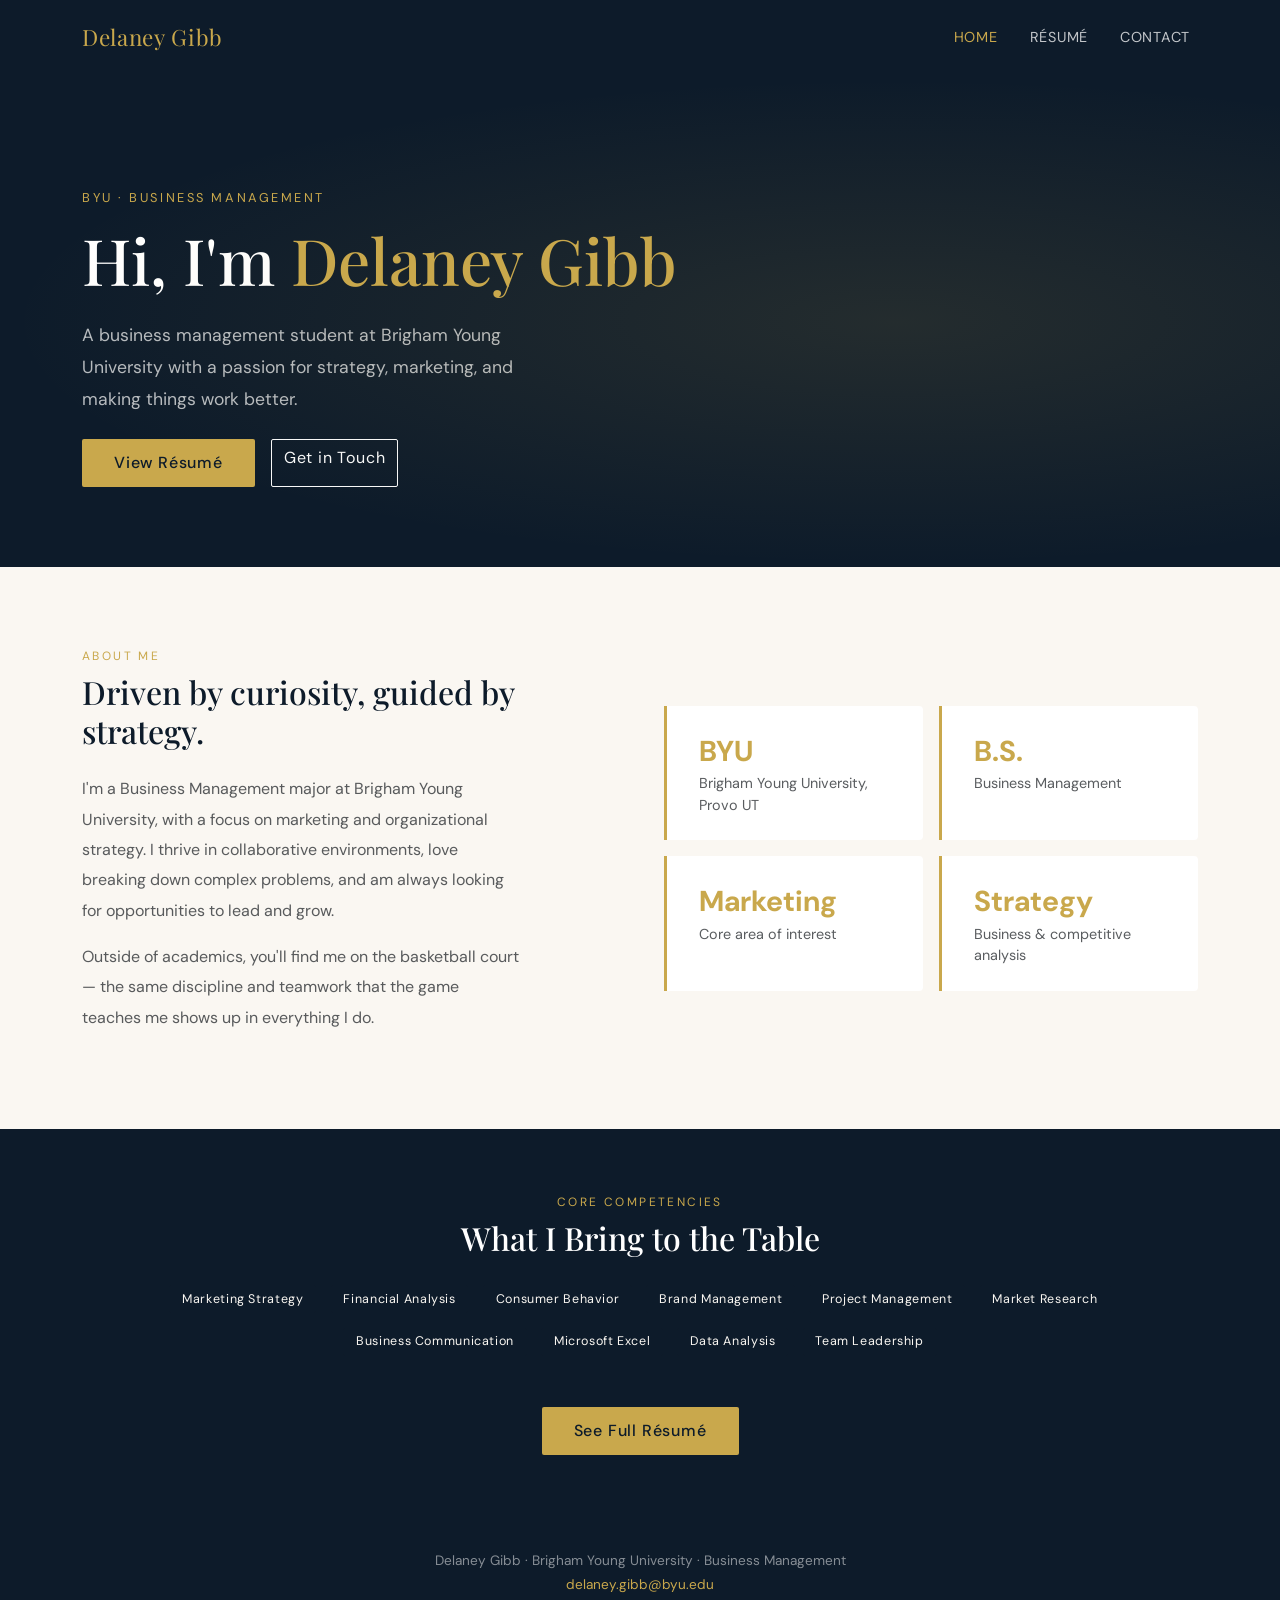
<file: index.html>
<!DOCTYPE html>
<html lang="en">
<head>
  <meta charset="UTF-8"/>
  <meta name="viewport" content="width=device-width, initial-scale=1.0"/>
  <title>Delaney Gibb | Business Management</title>
  <link href="https://cdn.jsdelivr.net/npm/bootstrap@5.3.2/dist/css/bootstrap.min.css" rel="stylesheet"/>
  <link href="https://fonts.googleapis.com/css2?family=Playfair+Display:wght@400;700&family=DM+Sans:wght@300;400;500&display=swap" rel="stylesheet"/>
  <style>
    :root {
      --navy: #0d1b2a;
      --gold: #c9a84c;
      --cream: #faf7f2;
      --muted: #6b7280;
    }
    * { box-sizing: border-box; }
    body { font-family: 'DM Sans', sans-serif; background: var(--cream); color: var(--navy); }

    /* NAV */
    .navbar { background: var(--navy); padding: 1rem 2rem; }
    .navbar-brand { font-family: 'Playfair Display', serif; color: var(--gold) !important; font-size: 1.4rem; letter-spacing: .03em; }
    .nav-link { color: rgba(255,255,255,.75) !important; font-size: .9rem; letter-spacing: .05em; text-transform: uppercase; transition: color .2s; }
    .nav-link:hover, .nav-link.active { color: var(--gold) !important; }

    /* HERO */
    .hero {
      background: var(--navy);
      color: white;
      padding: 7rem 0 5rem;
      position: relative;
      overflow: hidden;
    }
    .hero::before {
      content: '';
      position: absolute; inset: 0;
      background: radial-gradient(ellipse at 70% 50%, rgba(201,168,76,.12) 0%, transparent 70%);
    }
    .hero-eyebrow { color: var(--gold); font-size: .8rem; letter-spacing: .2em; text-transform: uppercase; margin-bottom: 1rem; }
    .hero h1 { font-family: 'Playfair Display', serif; font-size: clamp(2.5rem, 5vw, 4rem); line-height: 1.15; margin-bottom: 1.5rem; }
    .hero h1 span { color: var(--gold); }
    .hero p { color: rgba(255,255,255,.7); font-size: 1.1rem; max-width: 480px; line-height: 1.8; }
    .btn-gold { background: var(--gold); color: var(--navy); font-weight: 500; padding: .75rem 2rem; border: none; border-radius: 2px; letter-spacing: .05em; transition: opacity .2s; }
    .btn-gold:hover { opacity: .85; color: var(--navy); }
    .btn-outline-light { border-radius: 2px; letter-spacing: .05em; }

    /* ABOUT */
    .section-label { color: var(--gold); font-size: .75rem; letter-spacing: .2em; text-transform: uppercase; margin-bottom: .5rem; }
    .section-title { font-family: 'Playfair Display', serif; font-size: 2rem; margin-bottom: 1.5rem; }
    .about-card { background: white; border-left: 3px solid var(--gold); padding: 1.5rem 2rem; border-radius: 0 4px 4px 0; }

    /* RESUME */
    .resume-section { background: white; }
    .resume-block { border-bottom: 1px solid #eee; padding: 1.5rem 0; }
    .resume-block:last-child { border-bottom: none; }
    .resume-year { color: var(--muted); font-size: .82rem; letter-spacing: .05em; }
    .resume-role { font-weight: 500; font-size: 1rem; }
    .resume-org { color: var(--gold); font-size: .9rem; }
    .skill-tag { display: inline-block; background: var(--navy); color: var(--cream); font-size: .78rem; padding: .3rem .8rem; border-radius: 2px; margin: .2rem; letter-spacing: .05em; }

    /* FOOTER */
    footer { background: var(--navy); color: rgba(255,255,255,.5); font-size: .85rem; padding: 2rem 0; }
    footer a { color: var(--gold); text-decoration: none; }
  </style>
</head>
<body>

<nav class="navbar navbar-expand-lg">
  <div class="container">
    <a class="navbar-brand" href="index.html">Delaney Gibb</a>
    <button class="navbar-toggler border-0" type="button" data-bs-toggle="collapse" data-bs-target="#nav">
      <span class="navbar-toggler-icon"></span>
    </button>
    <div class="collapse navbar-collapse" id="nav">
      <ul class="navbar-nav ms-auto gap-3">
        <li class="nav-item"><a class="nav-link active" href="index.html">Home</a></li>
        <li class="nav-item"><a class="nav-link" href="resume.html">Résumé</a></li>
        <li class="nav-item"><a class="nav-link" href="contact.html">Contact</a></li>
      </ul>
    </div>
  </div>
</nav>

<!-- HERO -->
<section class="hero">
  <div class="container">
    <div class="row align-items-center">
      <div class="col-lg-7">
        <div class="hero-eyebrow">BYU · Business Management</div>
        <h1>Hi, I'm <span>Delaney Gibb</span></h1>
        <p>A business management student at Brigham Young University with a passion for strategy, marketing, and making things work better.</p>
        <div class="d-flex gap-3 mt-4">
          <a href="resume.html" class="btn btn-gold">View Résumé</a>
          <a href="contact.html" class="btn btn-outline-light">Get in Touch</a>
        </div>
      </div>
    </div>
  </div>
</section>

<!-- ABOUT -->
<section class="py-6" style="padding: 5rem 0;">
  <div class="container">
    <div class="row g-5 align-items-center">
      <div class="col-lg-5">
        <div class="section-label">About Me</div>
        <h2 class="section-title">Driven by curiosity, guided by strategy.</h2>
        <p class="text-muted" style="line-height:1.9;">I'm a Business Management major at Brigham Young University, with a focus on marketing and organizational strategy. I thrive in collaborative environments, love breaking down complex problems, and am always looking for opportunities to lead and grow.</p>
        <p class="text-muted" style="line-height:1.9;">Outside of academics, you'll find me on the basketball court — the same discipline and teamwork that the game teaches me shows up in everything I do.</p>
      </div>
      <div class="col-lg-6 offset-lg-1">
        <div class="row g-3">
          <div class="col-6">
            <div class="about-card h-100">
              <div style="font-size:1.8rem; font-weight:700; color:var(--gold);">BYU</div>
              <div class="text-muted" style="font-size:.9rem;">Brigham Young University, Provo UT</div>
            </div>
          </div>
          <div class="col-6">
            <div class="about-card h-100">
              <div style="font-size:1.8rem; font-weight:700; color:var(--gold);">B.S.</div>
              <div class="text-muted" style="font-size:.9rem;">Business Management</div>
            </div>
          </div>
          <div class="col-6">
            <div class="about-card h-100">
              <div style="font-size:1.8rem; font-weight:700; color:var(--gold);">Marketing</div>
              <div class="text-muted" style="font-size:.9rem;">Core area of interest</div>
            </div>
          </div>
          <div class="col-6">
            <div class="about-card h-100">
              <div style="font-size:1.8rem; font-weight:700; color:var(--gold);">Strategy</div>
              <div class="text-muted" style="font-size:.9rem;">Business & competitive analysis</div>
            </div>
          </div>
        </div>
      </div>
    </div>
  </div>
</section>

<!-- SKILLS PREVIEW -->
<section style="background: var(--navy); padding: 4rem 0;">
  <div class="container text-center">
    <div class="section-label" style="color:var(--gold);">Core Competencies</div>
    <h2 class="section-title" style="color:white;">What I Bring to the Table</h2>
    <div class="d-flex flex-wrap justify-content-center gap-2 mt-4">
      <span class="skill-tag">Marketing Strategy</span>
      <span class="skill-tag">Financial Analysis</span>
      <span class="skill-tag">Consumer Behavior</span>
      <span class="skill-tag">Brand Management</span>
      <span class="skill-tag">Project Management</span>
      <span class="skill-tag">Market Research</span>
      <span class="skill-tag">Business Communication</span>
      <span class="skill-tag">Microsoft Excel</span>
      <span class="skill-tag">Data Analysis</span>
      <span class="skill-tag">Team Leadership</span>
    </div>
    <div class="mt-5">
      <a href="resume.html" class="btn btn-gold">See Full Résumé</a>
    </div>
  </div>
</section>

<footer>
  <div class="container text-center">
    <p class="mb-1">Delaney Gibb · Brigham Young University · Business Management</p>
    <p class="mb-0"><a href="mailto:delaney.gibb@byu.edu">delaney.gibb@byu.edu</a></p>
  </div>
</footer>

<script src="https://cdn.jsdelivr.net/npm/bootstrap@5.3.2/dist/js/bootstrap.bundle.min.js"></script>
</body>
</html>
</file>
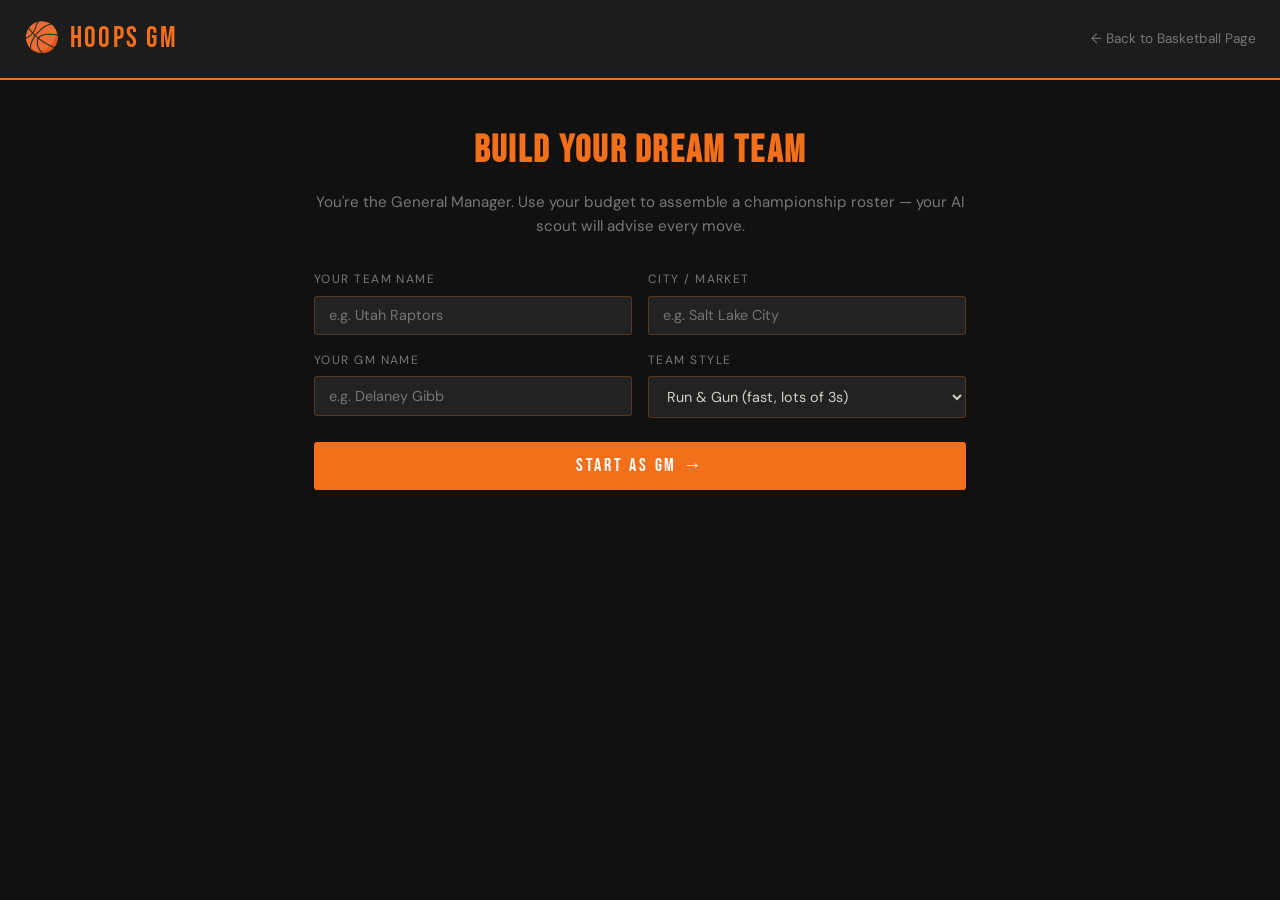
<file: app.html>
<!DOCTYPE html>
<html lang="en">
<head>
  <meta charset="UTF-8"/>
  <meta name="viewport" content="width=device-width, initial-scale=1.0"/>
  <title>Hoops GM — AI Basketball Team Builder</title>
  <link href="https://fonts.googleapis.com/css2?family=Bebas+Neue&family=DM+Sans:wght@300;400;500&display=swap" rel="stylesheet"/>
  <style>
    :root {
      --orange: #f46f1a;
      --dark: #111111;
      --mid: #1c1c1c;
      --panel: #222222;
      --border: rgba(244,111,26,.25);
      --text: #d4cfc7;
      --muted: #777;
    }
    * { box-sizing: border-box; margin:0; padding:0; }
    body { background: var(--dark); color: var(--text); font-family: 'DM Sans', sans-serif; font-size: 15px; line-height: 1.6; min-height: 100vh; }

    header {
      background: var(--mid);
      border-bottom: 2px solid var(--orange);
      padding: 1rem 1.5rem;
      display: flex;
      align-items: center;
      justify-content: space-between;
    }
    header .logo { font-family: 'Bebas Neue', sans-serif; font-size: 1.8rem; color: var(--orange); letter-spacing: .08em; }
    header .back { color: var(--muted); font-size: .85rem; text-decoration: none; }
    header .back:hover { color: var(--orange); }

    .intro {
      max-width: 700px;
      margin: 2.5rem auto 0;
      text-align: center;
      padding: 0 1.5rem;
    }
    .intro h2 { font-family: 'Bebas Neue', sans-serif; font-size: 2.4rem; color: var(--orange); letter-spacing: .06em; }
    .intro p { color: var(--muted); margin-top: .5rem; font-size: .95rem; }

    /* SETUP */
    .setup-panel {
      max-width: 700px;
      margin: 2rem auto;
      padding: 0 1.5rem;
    }
    .setup-grid { display: grid; grid-template-columns: 1fr 1fr; gap: 1rem; margin-bottom: 1rem; }
    .field label { display: block; font-size: .75rem; letter-spacing: .12em; text-transform: uppercase; color: var(--muted); margin-bottom: .4rem; }
    .field input, .field select {
      width: 100%;
      background: var(--panel);
      border: 1px solid var(--border);
      border-radius: 3px;
      color: var(--text);
      padding: .6rem .9rem;
      font-size: .9rem;
      font-family: 'DM Sans', sans-serif;
      outline: none;
      transition: border-color .2s;
    }
    .field input:focus, .field select:focus { border-color: var(--orange); }

    .btn-primary {
      width: 100%;
      background: var(--orange);
      color: white;
      border: none;
      border-radius: 3px;
      font-family: 'Bebas Neue', sans-serif;
      font-size: 1.15rem;
      letter-spacing: .15em;
      padding: .8rem;
      cursor: pointer;
      transition: opacity .2s;
      margin-top: .5rem;
    }
    .btn-primary:hover { opacity: .85; }
    .btn-primary:disabled { opacity: .4; cursor: not-allowed; }

    /* GAME AREA */
    #game-area { display: none; max-width: 900px; margin: 0 auto; padding: 1.5rem; }

    .gm-layout { display: grid; grid-template-columns: 300px 1fr; gap: 1.5rem; }

    /* Roster panel */
    .roster-panel {
      background: var(--mid);
      border: 1px solid var(--border);
      border-radius: 4px;
      padding: 1.25rem;
    }
    .panel-title {
      font-family: 'Bebas Neue', sans-serif;
      font-size: 1.1rem;
      color: var(--orange);
      letter-spacing: .1em;
      border-bottom: 1px solid var(--border);
      padding-bottom: .5rem;
      margin-bottom: 1rem;
    }

    .team-name-display {
      font-family: 'Bebas Neue', sans-serif;
      font-size: 1.6rem;
      color: white;
      margin-bottom: .25rem;
    }
    .budget-bar-wrap { margin: 1rem 0; }
    .budget-label { display: flex; justify-content: space-between; font-size: .78rem; color: var(--muted); margin-bottom: .3rem; }
    .budget-bar { background: #2a2a2a; border-radius: 2px; height: 6px; }
    .budget-fill { background: var(--orange); height: 6px; border-radius: 2px; transition: width .5s; }

    .player-slot {
      display: flex;
      align-items: center;
      gap: .7rem;
      padding: .6rem 0;
      border-bottom: 1px solid rgba(255,255,255,.05);
    }
    .player-slot:last-child { border-bottom: none; }
    .slot-pos {
      width: 28px; height: 28px;
      background: rgba(244,111,26,.15);
      border: 1px solid var(--border);
      border-radius: 2px;
      display: flex; align-items: center; justify-content: center;
      font-family: 'Bebas Neue', sans-serif;
      font-size: .75rem;
      color: var(--orange);
      flex-shrink: 0;
    }
    .slot-name { font-size: .88rem; color: var(--text); flex: 1; }
    .slot-rating {
      font-family: 'Bebas Neue', sans-serif;
      font-size: 1rem;
      color: var(--orange);
    }
    .slot-empty .slot-name { color: var(--muted); font-style: italic; }
    .slot-salary { font-size: .72rem; color: var(--muted); }

    /* AI Chat */
    .chat-panel {
      background: var(--mid);
      border: 1px solid var(--border);
      border-radius: 4px;
      display: flex;
      flex-direction: column;
      height: 580px;
    }
    .chat-messages {
      flex: 1;
      overflow-y: auto;
      padding: 1.25rem;
      display: flex;
      flex-direction: column;
      gap: 1rem;
    }
    .chat-messages::-webkit-scrollbar { width: 4px; }
    .chat-messages::-webkit-scrollbar-track { background: transparent; }
    .chat-messages::-webkit-scrollbar-thumb { background: var(--border); border-radius: 2px; }

    .msg { max-width: 85%; }
    .msg.gm { align-self: flex-end; }
    .msg.ai { align-self: flex-start; }

    .msg-bubble {
      padding: .7rem 1rem;
      border-radius: 4px;
      font-size: .88rem;
      line-height: 1.6;
    }
    .msg.gm .msg-bubble { background: rgba(244,111,26,.18); border: 1px solid rgba(244,111,26,.3); color: var(--text); }
    .msg.ai .msg-bubble { background: var(--panel); border: 1px solid rgba(255,255,255,.07); color: var(--text); }
    .msg-label { font-size: .7rem; color: var(--muted); margin-bottom: .25rem; letter-spacing: .08em; text-transform: uppercase; }
    .msg.gm .msg-label { text-align: right; }

    .typing-indicator { display: flex; gap: 4px; align-items: center; padding: .5rem; }
    .typing-indicator span {
      width: 6px; height: 6px;
      background: var(--orange);
      border-radius: 50%;
      animation: bounce .9s infinite;
    }
    .typing-indicator span:nth-child(2) { animation-delay: .15s; }
    .typing-indicator span:nth-child(3) { animation-delay: .3s; }
    @keyframes bounce {
      0%, 100% { transform: translateY(0); opacity: .5; }
      50% { transform: translateY(-5px); opacity: 1; }
    }

    .chat-input-row {
      display: flex;
      gap: .5rem;
      padding: .75rem 1rem;
      border-top: 1px solid var(--border);
    }
    .chat-input-row input {
      flex: 1;
      background: var(--panel);
      border: 1px solid var(--border);
      border-radius: 3px;
      color: var(--text);
      padding: .55rem .9rem;
      font-size: .88rem;
      font-family: 'DM Sans', sans-serif;
      outline: none;
    }
    .chat-input-row input:focus { border-color: var(--orange); }
    .chat-input-row button {
      background: var(--orange);
      color: white;
      border: none;
      border-radius: 3px;
      padding: .55rem 1.1rem;
      font-family: 'Bebas Neue', sans-serif;
      font-size: 1rem;
      letter-spacing: .1em;
      cursor: pointer;
      transition: opacity .2s;
    }
    .chat-input-row button:hover { opacity: .85; }
    .chat-input-row button:disabled { opacity: .4; cursor: not-allowed; }

    /* Quick action chips */
    .quick-chips {
      display: flex;
      flex-wrap: wrap;
      gap: .4rem;
      padding: .5rem 1rem;
      border-top: 1px solid rgba(255,255,255,.04);
    }
    .chip {
      background: rgba(244,111,26,.1);
      border: 1px solid var(--border);
      border-radius: 12px;
      color: var(--orange);
      font-size: .75rem;
      padding: .25rem .7rem;
      cursor: pointer;
      transition: background .2s;
    }
    .chip:hover { background: rgba(244,111,26,.25); }

    /* Record display */
    .record-row {
      display: flex;
      gap: 1.5rem;
      margin: .75rem 0;
    }
    .stat-box {
      text-align: center;
      background: var(--panel);
      border-radius: 3px;
      padding: .5rem .75rem;
      flex: 1;
      border: 1px solid var(--border);
    }
    .stat-box .val { font-family: 'Bebas Neue', sans-serif; font-size: 1.4rem; color: var(--orange); }
    .stat-box .lbl { font-size: .68rem; color: var(--muted); text-transform: uppercase; letter-spacing: .1em; }

    @media(max-width: 680px) {
      .gm-layout { grid-template-columns: 1fr; }
      .setup-grid { grid-template-columns: 1fr; }
      .chat-panel { height: 460px; }
    }
  </style>
</head>
<body>

<header>
  <div class="logo">🏀 Hoops GM</div>
  <a href="scratch.html" class="back">← Back to Basketball Page</a>
</header>

<!-- Setup screen -->
<div id="setup-screen">
  <div class="intro">
    <h2>Build Your Dream Team</h2>
    <p>You're the General Manager. Use your budget to assemble a championship roster — your AI scout will advise every move.</p>
  </div>

  <div class="setup-panel">
    <div class="setup-grid">
      <div class="field">
        <label>Your Team Name</label>
        <input type="text" id="team-name-input" placeholder="e.g. Utah Raptors" maxlength="30"/>
      </div>
      <div class="field">
        <label>City / Market</label>
        <input type="text" id="city-input" placeholder="e.g. Salt Lake City"/>
      </div>
      <div class="field">
        <label>Your GM Name</label>
        <input type="text" id="gm-name-input" placeholder="e.g. Delaney Gibb"/>
      </div>
      <div class="field">
        <label>Team Style</label>
        <select id="style-input">
          <option value="run-and-gun">Run & Gun (fast, lots of 3s)</option>
          <option value="defensive">Defensive Wall (grind, low scoring)</option>
          <option value="inside-out">Inside-Out (post + shooters)</option>
          <option value="star-driven">Star-Driven (1 superstar + role players)</option>
          <option value="balanced">Balanced (all-around)</option>
        </select>
      </div>
    </div>
    <button class="btn-primary" id="start-btn" onclick="startGame()">Start as GM →</button>
  </div>
</div>

<!-- Game area -->
<div id="game-area">
  <div class="gm-layout">

    <!-- Roster sidebar -->
    <div class="roster-panel">
      <div class="panel-title">Your Roster</div>
      <div class="team-name-display" id="team-display">—</div>
      <div style="font-size:.78rem; color:var(--muted);" id="gm-display">GM: —</div>

      <div class="budget-bar-wrap">
        <div class="budget-label">
          <span>Salary Cap Used</span>
          <span id="budget-text">$0 / $140M</span>
        </div>
        <div class="budget-bar">
          <div class="budget-fill" id="budget-fill" style="width:0%"></div>
        </div>
      </div>

      <div class="record-row">
        <div class="stat-box"><div class="val" id="wins-val">0</div><div class="lbl">Wins</div></div>
        <div class="stat-box"><div class="val" id="losses-val">0</div><div class="lbl">Losses</div></div>
        <div class="stat-box"><div class="val" id="rating-val">—</div><div class="lbl">Rating</div></div>
      </div>

      <div id="roster-slots">
        <!-- slots rendered by JS -->
      </div>
    </div>

    <!-- AI Chat -->
    <div class="chat-panel">
      <div class="chat-messages" id="chat-messages"></div>
      <div class="quick-chips" id="quick-chips">
        <span class="chip" onclick="sendChip('Sign a star player for my team')">Sign a star</span>
        <span class="chip" onclick="sendChip('Who should I draft with my next pick?')">Draft advice</span>
        <span class="chip" onclick="sendChip('Suggest a trade to improve my team')">Propose a trade</span>
        <span class="chip" onclick="sendChip('Evaluate my current roster')">Evaluate roster</span>
        <span class="chip" onclick="sendChip('Simulate the next game')">Sim next game</span>
      </div>
      <div class="chat-input-row">
        <input type="text" id="chat-input" placeholder="Talk to your AI scout…" onkeydown="if(event.key==='Enter')sendMessage()"/>
        <button id="send-btn" onclick="sendMessage()">Send</button>
      </div>
    </div>

  </div>
</div>

<script>
const CAP = 140;
let state = {
  teamName: '', city: '', gmName: '', style: '',
  roster: [], budget: 0, wins: 0, losses: 0,
  history: []
};

const POSITIONS = ['PG','SG','SF','PF','C','6th','7th','8th','9th','10th','11th','12th'];

function startGame() {
  const tn = document.getElementById('team-name-input').value.trim() || 'Your Team';
  const city = document.getElementById('city-input').value.trim() || 'Your City';
  const gm = document.getElementById('gm-name-input').value.trim() || 'GM';
  const style = document.getElementById('style-input').value;

  state.teamName = tn;
  state.city = city;
  state.gmName = gm;
  state.style = style;
  state.roster = POSITIONS.map(p => ({ pos: p, name: null, rating: null, salary: 0 }));
  state.budget = 0;
  state.wins = 0;
  state.losses = 0;
  state.history = [];

  document.getElementById('setup-screen').style.display = 'none';
  document.getElementById('game-area').style.display = 'block';
  document.getElementById('team-display').textContent = tn;
  document.getElementById('gm-display').textContent = `GM: ${gm}`;

  renderRoster();
  updateBudget();

  const intro = `You are an NBA-style basketball GM assistant in a simulation game. The GM's name is "${gm}", their team is the "${city} ${tn}", and their preferred playstyle is "${style}".

Your role: act as their AI scout and front-office advisor. When they ask to sign a player, you MUST create a fictional NBA-style player with a name, position, overall rating (60-99), and salary (in millions, e.g. "$18M"). Always respond in a fun, sportscaster tone.

When signing a player, always include a line like:
SIGNED: [Player Name] | [Position] | [Overall Rating]/99 | $[X]M/year

When simulating a game, pick a fun fictional opponent and give a play-by-play style result.

Keep responses concise (3-6 sentences). Be creative with player names. The salary cap is $140M total. Current roster cap usage: $${state.budget}M.`;

  state.systemPrompt = intro;

  addAIMessage(`Welcome to the war room, ${gm}! 🏀 The ${city} ${tn} are officially open for business. You've got a $${CAP}M salary cap to build a contender. Your preferred style: <strong>${style.replace(/-/g,' ')}</strong>. Talk to me — I'll advise every move.`);
}

function renderRoster() {
  const el = document.getElementById('roster-slots');
  el.innerHTML = state.roster.map(p => `
    <div class="player-slot ${p.name ? '' : 'slot-empty'}">
      <div class="slot-pos">${p.pos}</div>
      <div style="flex:1">
        <div class="slot-name">${p.name || 'Open slot'}</div>
        ${p.salary ? `<div class="slot-salary">$${p.salary}M/yr</div>` : ''}
      </div>
      ${p.rating ? `<div class="slot-rating">${p.rating}</div>` : ''}
    </div>
  `).join('');
}

function updateBudget() {
  const pct = Math.min((state.budget / CAP) * 100, 100);
  document.getElementById('budget-fill').style.width = pct + '%';
  document.getElementById('budget-text').textContent = `$${state.budget}M / $${CAP}M`;
  document.getElementById('wins-val').textContent = state.wins;
  document.getElementById('losses-val').textContent = state.losses;

  // Team rating = avg of filled players
  const filled = state.roster.filter(p => p.rating);
  const avg = filled.length ? Math.round(filled.reduce((a,p) => a + p.rating, 0) / filled.length) : 0;
  document.getElementById('rating-val').textContent = avg || '—';
}

function addUserMessage(text) {
  const el = document.getElementById('chat-messages');
  const div = document.createElement('div');
  div.className = 'msg gm';
  div.innerHTML = `<div class="msg-label">You</div><div class="msg-bubble">${escHtml(text)}</div>`;
  el.appendChild(div);
  el.scrollTop = el.scrollHeight;
}

function addAIMessage(text) {
  const el = document.getElementById('chat-messages');
  const div = document.createElement('div');
  div.className = 'msg ai';
  div.innerHTML = `<div class="msg-label">AI Scout</div><div class="msg-bubble">${text}</div>`;
  el.appendChild(div);
  el.scrollTop = el.scrollHeight;
}

function showTyping() {
  const el = document.getElementById('chat-messages');
  const div = document.createElement('div');
  div.className = 'msg ai';
  div.id = 'typing';
  div.innerHTML = `<div class="msg-label">AI Scout</div><div class="msg-bubble"><div class="typing-indicator"><span></span><span></span><span></span></div></div>`;
  el.appendChild(div);
  el.scrollTop = el.scrollHeight;
}

function removeTyping() {
  const t = document.getElementById('typing');
  if (t) t.remove();
}

function escHtml(t) {
  return t.replace(/&/g,'&amp;').replace(/</g,'&lt;').replace(/>/g,'&gt;');
}

function parseSignedPlayer(text) {
  const match = text.match(/SIGNED:\s*(.+?)\s*\|\s*(.+?)\s*\|\s*(\d+)\/99\s*\|\s*\$(\d+(?:\.\d+)?)M/i);
  if (!match) return null;
  return { name: match[1].trim(), pos: match[2].trim().toUpperCase(), rating: parseInt(match[3]), salary: parseFloat(match[4]) };
}

function parseGameResult(text) {
  const winMatch = text.match(/(\d+)\s*[-–]\s*(\d+)/);
  const win = text.toLowerCase().includes('win') || text.toLowerCase().includes('victory') || text.toLowerCase().includes('beat');
  const loss = text.toLowerCase().includes('loss') || text.toLowerCase().includes('lose') || text.toLowerCase().includes('lost');
  if (win && !loss) state.wins++;
  else if (loss && !win) state.losses++;
}

async function callClaude(userMessage) {
  state.history.push({ role: 'user', content: userMessage });

  const messages = [
    { role: 'user', content: state.systemPrompt + '\n\nCurrent roster cap: $' + state.budget + 'M used of $' + CAP + 'M. Signed players: ' + state.roster.filter(p=>p.name).map(p=>`${p.name} (${p.pos}, ${p.rating}/99, $${p.salary}M)`).join(', ') },
    { role: 'assistant', content: 'Understood! I am your AI scout. Ready to help you build a champion.' },
    ...state.history
  ];

  const response = await fetch('https://api.anthropic.com/v1/messages', {
    method: 'POST',
    headers: { 'Content-Type': 'application/json' },
    body: JSON.stringify({
      model: 'claude-sonnet-4-20250514',
      max_tokens: 1000,
      messages
    })
  });

  const data = await response.json();
  const reply = data.content?.find(b => b.type === 'text')?.text || 'Sorry, something went wrong.';
  state.history.push({ role: 'assistant', content: reply });
  return reply;
}

async function sendMessage() {
  const input = document.getElementById('chat-input');
  const btn = document.getElementById('send-btn');
  const text = input.value.trim();
  if (!text) return;

  input.value = '';
  input.disabled = true;
  btn.disabled = true;

  addUserMessage(text);
  showTyping();

  try {
    const reply = await callClaude(text);
    removeTyping();

    // Check for signed player
    const signed = parseSignedPlayer(reply);
    if (signed && state.budget + signed.salary <= CAP) {
      const openSlot = state.roster.find(p => !p.name);
      if (openSlot) {
        openSlot.name = signed.name;
        openSlot.rating = signed.rating;
        openSlot.salary = signed.salary;
        state.budget = Math.round((state.budget + signed.salary) * 10) / 10;
        renderRoster();
        updateBudget();
      }
    }

    // Check for game result
    parseGameResult(reply);
    updateBudget();

    // Format reply nicely
    const formatted = reply
      .replace(/SIGNED:.*$/gm, m => `<div style="background:rgba(244,111,26,.15);border:1px solid rgba(244,111,26,.3);border-radius:3px;padding:.4rem .7rem;margin:.4rem 0;font-size:.82rem;color:var(--orange);font-family:'DM Sans',sans-serif;">${m}</div>`)
      .replace(/\n/g, '<br/>');

    addAIMessage(formatted);
  } catch(e) {
    removeTyping();
    addAIMessage('Connection error — try again in a moment.');
  }

  input.disabled = false;
  btn.disabled = false;
  input.focus();
}

function sendChip(text) {
  document.getElementById('chat-input').value = text;
  sendMessage();
}
</script>
</body>
</html>
</file>
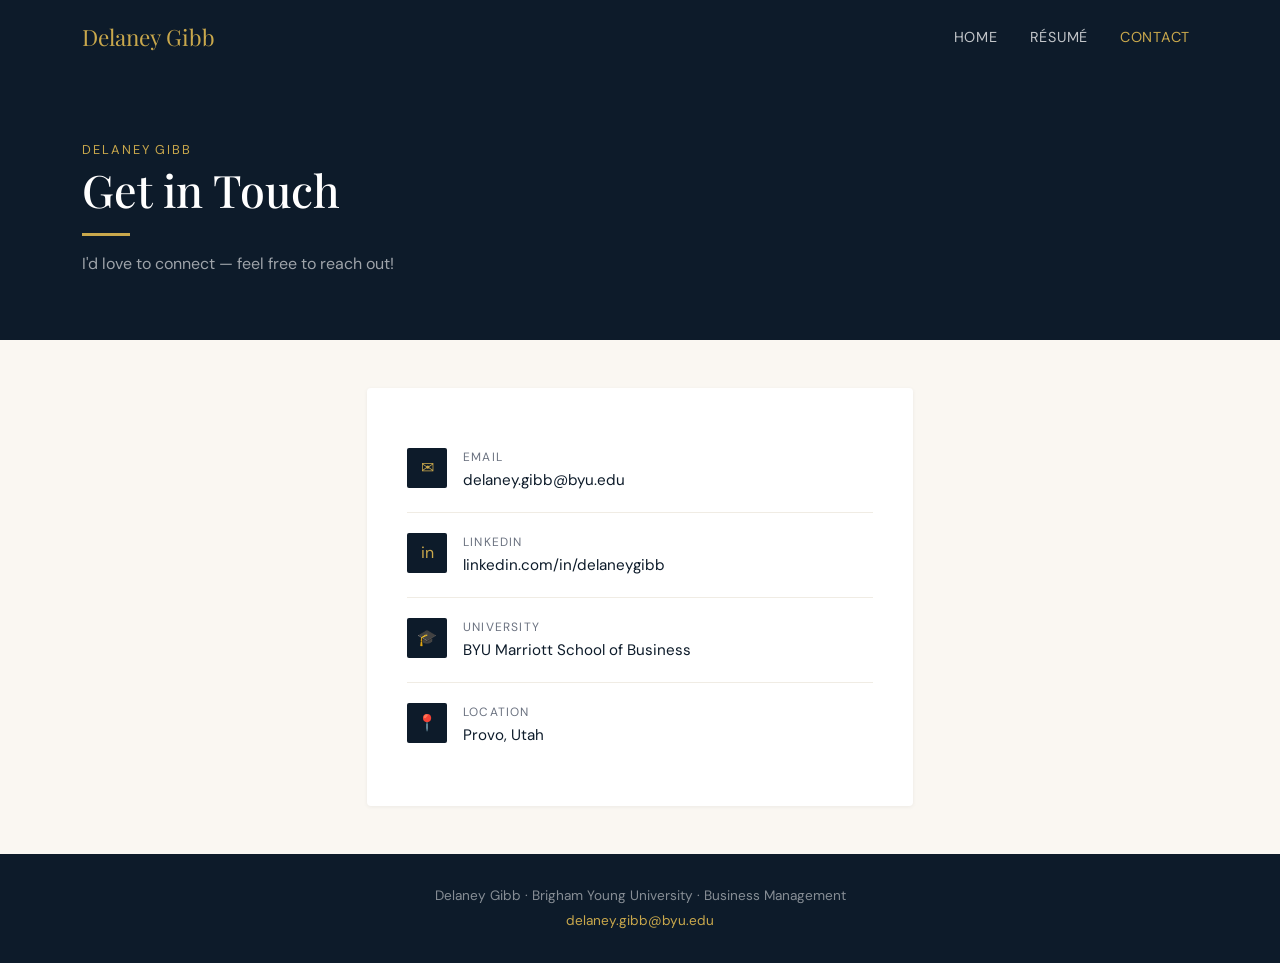
<file: contact.html>
<!DOCTYPE html>
<html lang="en">
<head>
  <meta charset="UTF-8"/>
  <meta name="viewport" content="width=device-width, initial-scale=1.0"/>
  <title>Contact | Delaney Gibb</title>
  <link href="https://cdn.jsdelivr.net/npm/bootstrap@5.3.2/dist/css/bootstrap.min.css" rel="stylesheet"/>
  <link href="https://fonts.googleapis.com/css2?family=Playfair+Display:wght@400;700&family=DM+Sans:wght@300;400;500&display=swap" rel="stylesheet"/>
  <style>
    :root { --navy: #0d1b2a; --gold: #c9a84c; --cream: #faf7f2; --muted: #6b7280; }
    body { font-family: 'DM Sans', sans-serif; background: var(--cream); color: var(--navy); }
    .navbar { background: var(--navy); padding: 1rem 2rem; }
    .navbar-brand { font-family: 'Playfair Display', serif; color: var(--gold) !important; font-size: 1.4rem; }
    .nav-link { color: rgba(255,255,255,.75) !important; font-size: .9rem; letter-spacing: .05em; text-transform: uppercase; transition: color .2s; }
    .nav-link:hover, .nav-link.active { color: var(--gold) !important; }

    .page-header { background: var(--navy); color: white; padding: 4rem 0 3rem; }
    .page-header h1 { font-family: 'Playfair Display', serif; font-size: 2.8rem; }
    .gold-line { width: 48px; height: 3px; background: var(--gold); margin: 1rem 0; }

    .contact-card { background: white; border-radius: 4px; padding: 2.5rem; box-shadow: 0 1px 4px rgba(0,0,0,.06); }
    .contact-item { display: flex; align-items: flex-start; gap: 1rem; padding: 1.25rem 0; border-bottom: 1px solid #f0ece4; }
    .contact-item:last-child { border-bottom: none; }
    .contact-icon { width: 40px; height: 40px; background: var(--navy); border-radius: 2px; display: flex; align-items: center; justify-content: center; color: var(--gold); font-size: 1rem; flex-shrink: 0; }
    .contact-label { font-size: .75rem; color: var(--muted); text-transform: uppercase; letter-spacing: .1em; margin-bottom: .2rem; }
    .contact-value { font-size: .95rem; color: var(--navy); }
    .contact-value a { color: var(--navy); text-decoration: none; }
    .contact-value a:hover { color: var(--gold); }

    footer { background: var(--navy); color: rgba(255,255,255,.5); font-size: .85rem; padding: 2rem 0; }
    footer a { color: var(--gold); text-decoration: none; }
  </style>
</head>
<body>

<nav class="navbar navbar-expand-lg">
  <div class="container">
    <a class="navbar-brand" href="index.html">Delaney Gibb</a>
    <button class="navbar-toggler border-0" type="button" data-bs-toggle="collapse" data-bs-target="#nav">
      <span class="navbar-toggler-icon"></span>
    </button>
    <div class="collapse navbar-collapse" id="nav">
      <ul class="navbar-nav ms-auto gap-3">
        <li class="nav-item"><a class="nav-link" href="index.html">Home</a></li>
        <li class="nav-item"><a class="nav-link" href="resume.html">Résumé</a></li>
        <li class="nav-item"><a class="nav-link active" href="contact.html">Contact</a></li>
      </ul>
    </div>
  </div>
</nav>

<div class="page-header">
  <div class="container">
    <p class="mb-1" style="color:var(--gold); font-size:.8rem; letter-spacing:.15em; text-transform:uppercase;">Delaney Gibb</p>
    <h1>Get in Touch</h1>
    <div class="gold-line"></div>
    <p style="color:rgba(255,255,255,.6);">I'd love to connect — feel free to reach out!</p>
  </div>
</div>

<div class="container py-5">
  <div class="row justify-content-center">
    <div class="col-lg-6">
      <div class="contact-card">
        <div class="contact-item">
          <div class="contact-icon">✉</div>
          <div>
            <div class="contact-label">Email</div>
            <div class="contact-value"><a href="mailto:delaney.gibb@byu.edu">delaney.gibb@byu.edu</a></div>
          </div>
        </div>
        <div class="contact-item">
          <div class="contact-icon">in</div>
          <div>
            <div class="contact-label">LinkedIn</div>
            <div class="contact-value"><a href="https://linkedin.com" target="_blank">linkedin.com/in/delaneygibb</a></div>
          </div>
        </div>
        <div class="contact-item">
          <div class="contact-icon">🎓</div>
          <div>
            <div class="contact-label">University</div>
            <div class="contact-value"><a href="https://marriott.byu.edu" target="_blank">BYU Marriott School of Business</a></div>
          </div>
        </div>
        <div class="contact-item">
          <div class="contact-icon">📍</div>
          <div>
            <div class="contact-label">Location</div>
            <div class="contact-value">Provo, Utah</div>
          </div>
        </div>
      </div>
    </div>
  </div>
</div>

<footer>
  <div class="container text-center">
    <p class="mb-1">Delaney Gibb · Brigham Young University · Business Management</p>
    <p class="mb-0"><a href="mailto:delaney.gibb@byu.edu">delaney.gibb@byu.edu</a></p>
  </div>
</footer>

<script src="https://cdn.jsdelivr.net/npm/bootstrap@5.3.2/dist/js/bootstrap.bundle.min.js"></script>
</body>
</html>
</file>
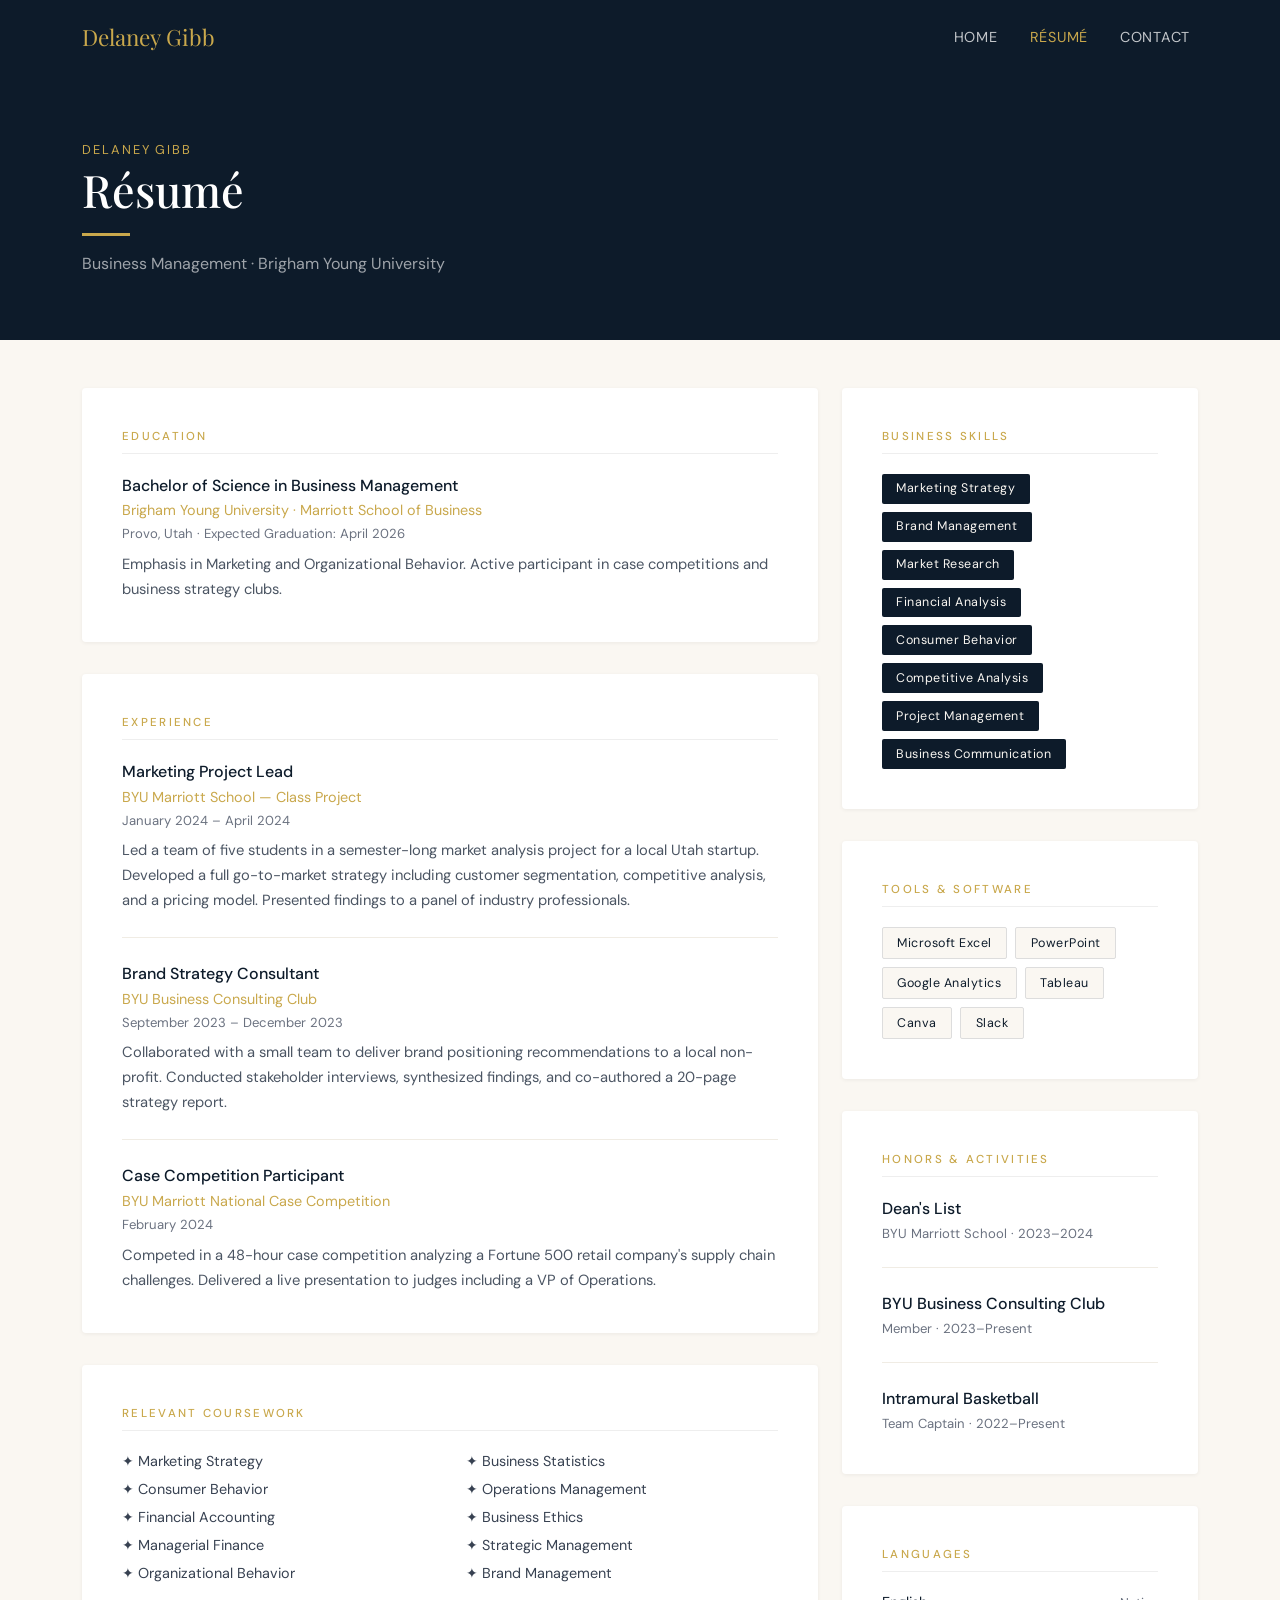
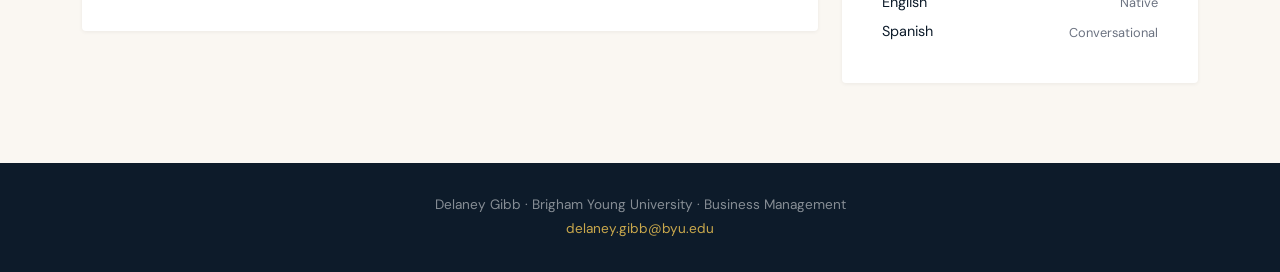
<file: resume.html>
<!DOCTYPE html>
<html lang="en">
<head>
  <meta charset="UTF-8"/>
  <meta name="viewport" content="width=device-width, initial-scale=1.0"/>
  <title>Résumé | Delaney Gibb</title>
  <link href="https://cdn.jsdelivr.net/npm/bootstrap@5.3.2/dist/css/bootstrap.min.css" rel="stylesheet"/>
  <link href="https://fonts.googleapis.com/css2?family=Playfair+Display:wght@400;700&family=DM+Sans:wght@300;400;500&display=swap" rel="stylesheet"/>
  <style>
    :root { --navy: #0d1b2a; --gold: #c9a84c; --cream: #faf7f2; --muted: #6b7280; }
    body { font-family: 'DM Sans', sans-serif; background: var(--cream); color: var(--navy); }
    .navbar { background: var(--navy); padding: 1rem 2rem; }
    .navbar-brand { font-family: 'Playfair Display', serif; color: var(--gold) !important; font-size: 1.4rem; }
    .nav-link { color: rgba(255,255,255,.75) !important; font-size: .9rem; letter-spacing: .05em; text-transform: uppercase; transition: color .2s; }
    .nav-link:hover, .nav-link.active { color: var(--gold) !important; }

    .page-header { background: var(--navy); color: white; padding: 4rem 0 3rem; }
    .page-header h1 { font-family: 'Playfair Display', serif; font-size: 2.8rem; }
    .page-header p { color: rgba(255,255,255,.6); }
    .gold-line { width: 48px; height: 3px; background: var(--gold); margin: 1rem 0; }

    .resume-card { background: white; border-radius: 4px; padding: 2.5rem; margin-bottom: 2rem; box-shadow: 0 1px 4px rgba(0,0,0,.06); }
    .section-label { color: var(--gold); font-size: .72rem; letter-spacing: .2em; text-transform: uppercase; font-weight: 500; margin-bottom: 1.25rem; padding-bottom: .5rem; border-bottom: 1px solid #eee; }
    .edu-block, .exp-block { margin-bottom: 1.5rem; padding-bottom: 1.5rem; border-bottom: 1px solid #f0ece4; }
    .edu-block:last-child, .exp-block:last-child { border-bottom: none; margin-bottom: 0; padding-bottom: 0; }
    .entry-title { font-weight: 500; font-size: 1rem; margin-bottom: .15rem; }
    .entry-org { color: var(--gold); font-size: .9rem; margin-bottom: .15rem; }
    .entry-date { color: var(--muted); font-size: .82rem; }
    .entry-desc { color: #4b5563; font-size: .92rem; line-height: 1.7; margin-top: .5rem; }

    .skill-grid { display: flex; flex-wrap: wrap; gap: .5rem; }
    .skill-pill { background: var(--navy); color: var(--cream); font-size: .78rem; padding: .35rem .9rem; border-radius: 2px; letter-spacing: .04em; }
    .skill-pill.light { background: var(--cream); color: var(--navy); border: 1px solid #ddd; }

    .course-list { columns: 2; gap: 2rem; }
    .course-list li { font-size: .9rem; color: #374151; margin-bottom: .4rem; break-inside: avoid; }

    footer { background: var(--navy); color: rgba(255,255,255,.5); font-size: .85rem; padding: 2rem 0; }
    footer a { color: var(--gold); text-decoration: none; }
  </style>
</head>
<body>

<nav class="navbar navbar-expand-lg">
  <div class="container">
    <a class="navbar-brand" href="index.html">Delaney Gibb</a>
    <button class="navbar-toggler border-0" type="button" data-bs-toggle="collapse" data-bs-target="#nav">
      <span class="navbar-toggler-icon"></span>
    </button>
    <div class="collapse navbar-collapse" id="nav">
      <ul class="navbar-nav ms-auto gap-3">
        <li class="nav-item"><a class="nav-link" href="index.html">Home</a></li>
        <li class="nav-item"><a class="nav-link active" href="resume.html">Résumé</a></li>
        <li class="nav-item"><a class="nav-link" href="contact.html">Contact</a></li>
      </ul>
    </div>
  </div>
</nav>

<div class="page-header">
  <div class="container">
    <p class="mb-1" style="color:var(--gold); font-size:.8rem; letter-spacing:.15em; text-transform:uppercase;">Delaney Gibb</p>
    <h1>Résumé</h1>
    <div class="gold-line"></div>
    <p>Business Management · Brigham Young University</p>
  </div>
</div>

<div class="container py-5">
  <div class="row g-4">
    <!-- Left column -->
    <div class="col-lg-8">

      <!-- Education -->
      <div class="resume-card">
        <div class="section-label">Education</div>
        <div class="edu-block">
          <div class="entry-title">Bachelor of Science in Business Management</div>
          <div class="entry-org">Brigham Young University · Marriott School of Business</div>
          <div class="entry-date">Provo, Utah · Expected Graduation: April 2026</div>
          <div class="entry-desc">Emphasis in Marketing and Organizational Behavior. Active participant in case competitions and business strategy clubs.</div>
        </div>
      </div>

      <!-- Experience -->
      <div class="resume-card">
        <div class="section-label">Experience</div>
        <div class="exp-block">
          <div class="entry-title">Marketing Project Lead</div>
          <div class="entry-org">BYU Marriott School — Class Project</div>
          <div class="entry-date">January 2024 – April 2024</div>
          <div class="entry-desc">Led a team of five students in a semester-long market analysis project for a local Utah startup. Developed a full go-to-market strategy including customer segmentation, competitive analysis, and a pricing model. Presented findings to a panel of industry professionals.</div>
        </div>
        <div class="exp-block">
          <div class="entry-title">Brand Strategy Consultant</div>
          <div class="entry-org">BYU Business Consulting Club</div>
          <div class="entry-date">September 2023 – December 2023</div>
          <div class="entry-desc">Collaborated with a small team to deliver brand positioning recommendations to a local non-profit. Conducted stakeholder interviews, synthesized findings, and co-authored a 20-page strategy report.</div>
        </div>
        <div class="exp-block">
          <div class="entry-title">Case Competition Participant</div>
          <div class="entry-org">BYU Marriott National Case Competition</div>
          <div class="entry-date">February 2024</div>
          <div class="entry-desc">Competed in a 48-hour case competition analyzing a Fortune 500 retail company's supply chain challenges. Delivered a live presentation to judges including a VP of Operations.</div>
        </div>
      </div>

      <!-- Coursework -->
      <div class="resume-card">
        <div class="section-label">Relevant Coursework</div>
        <ul class="course-list" style="list-style:none; padding:0; margin:0;">
          <li>✦ Marketing Strategy</li>
          <li>✦ Consumer Behavior</li>
          <li>✦ Financial Accounting</li>
          <li>✦ Managerial Finance</li>
          <li>✦ Organizational Behavior</li>
          <li>✦ Business Statistics</li>
          <li>✦ Operations Management</li>
          <li>✦ Business Ethics</li>
          <li>✦ Strategic Management</li>
          <li>✦ Brand Management</li>
        </ul>
      </div>
    </div>

    <!-- Right column -->
    <div class="col-lg-4">

      <!-- Skills -->
      <div class="resume-card">
        <div class="section-label">Business Skills</div>
        <div class="skill-grid">
          <span class="skill-pill">Marketing Strategy</span>
          <span class="skill-pill">Brand Management</span>
          <span class="skill-pill">Market Research</span>
          <span class="skill-pill">Financial Analysis</span>
          <span class="skill-pill">Consumer Behavior</span>
          <span class="skill-pill">Competitive Analysis</span>
          <span class="skill-pill">Project Management</span>
          <span class="skill-pill">Business Communication</span>
        </div>
      </div>

      <!-- Tools -->
      <div class="resume-card">
        <div class="section-label">Tools & Software</div>
        <div class="skill-grid">
          <span class="skill-pill light">Microsoft Excel</span>
          <span class="skill-pill light">PowerPoint</span>
          <span class="skill-pill light">Google Analytics</span>
          <span class="skill-pill light">Tableau</span>
          <span class="skill-pill light">Canva</span>
          <span class="skill-pill light">Slack</span>
        </div>
      </div>

      <!-- Honors -->
      <div class="resume-card">
        <div class="section-label">Honors & Activities</div>
        <div class="edu-block">
          <div class="entry-title">Dean's List</div>
          <div class="entry-date">BYU Marriott School · 2023–2024</div>
        </div>
        <div class="edu-block">
          <div class="entry-title">BYU Business Consulting Club</div>
          <div class="entry-date">Member · 2023–Present</div>
        </div>
        <div class="edu-block">
          <div class="entry-title">Intramural Basketball</div>
          <div class="entry-date">Team Captain · 2022–Present</div>
        </div>
      </div>

      <!-- Languages -->
      <div class="resume-card">
        <div class="section-label">Languages</div>
        <div class="d-flex justify-content-between align-items-center mb-2">
          <span style="font-size:.9rem;">English</span>
          <span style="font-size:.8rem; color:var(--muted);">Native</span>
        </div>
        <div class="d-flex justify-content-between align-items-center">
          <span style="font-size:.9rem;">Spanish</span>
          <span style="font-size:.8rem; color:var(--muted);">Conversational</span>
        </div>
      </div>
    </div>
  </div>
</div>

<footer>
  <div class="container text-center">
    <p class="mb-1">Delaney Gibb · Brigham Young University · Business Management</p>
    <p class="mb-0"><a href="mailto:delaney.gibb@byu.edu">delaney.gibb@byu.edu</a></p>
  </div>
</footer>

<script src="https://cdn.jsdelivr.net/npm/bootstrap@5.3.2/dist/js/bootstrap.bundle.min.js"></script>
</body>
</html>
</file>
